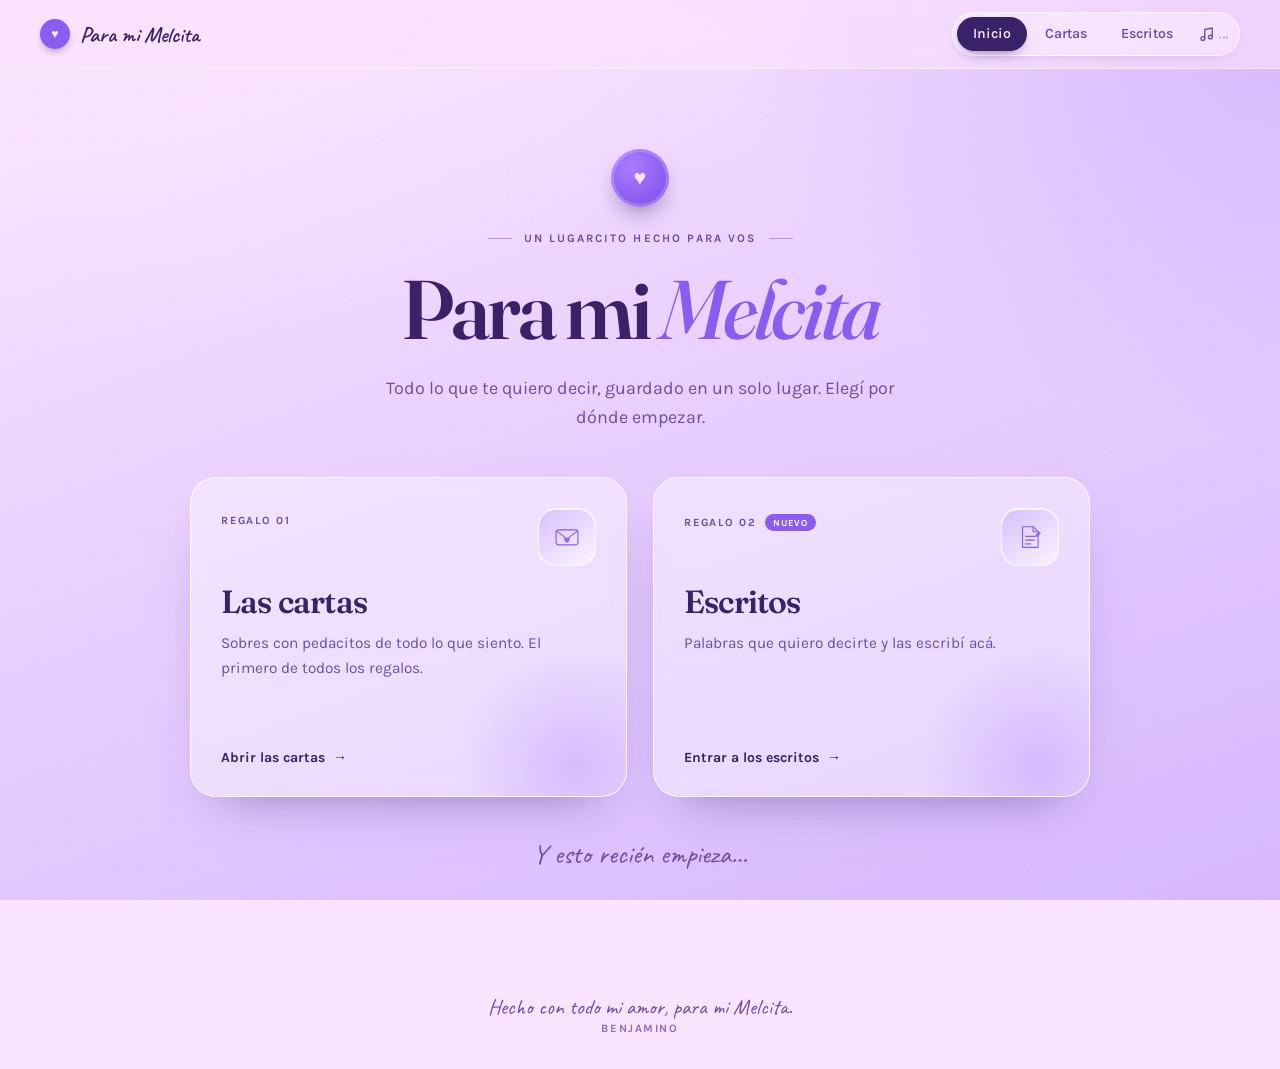
<file: index.html>
<!DOCTYPE html>
<html lang="es">
<head>
<meta charset="UTF-8">
<meta name="viewport" content="width=device-width, initial-scale=1">
<meta name="theme-color" content="#c5a3ff">
<meta name="description" content="Cartas y escritos para mi Melcita.">
<title>Para mi Melcita</title>
<link rel="icon" href="data:image/svg+xml,%3Csvg xmlns='http://www.w3.org/2000/svg' viewBox='0 0 100 100'%3E%3Ctext y='.9em' font-size='90'%3E%F0%9F%92%9C%3C/text%3E%3C/svg%3E">
<link rel="stylesheet" href="assets/fonts/fonts.css">
<link rel="stylesheet" href="assets/css/styles.css">
</head>
<body>
<header class="topbar">
  <a class="brand" href="#inicio" aria-label="Ir al inicio">
    <span class="brand-mark" aria-hidden="true">♥</span>
    <span class="brand-text">Para mi Melcita</span>
  </a>
  <nav class="nav" aria-label="Secciones">
    <a href="#inicio" data-nav="inicio">Inicio</a>
    <a href="#cartas" data-nav="cartas">Cartas</a>
    <a href="#escritos" data-nav="escritos">Escritos</a>
    <button class="music-toggle" id="music-toggle" type="button" aria-pressed="false" aria-label="Activar música" title="Música suave">
      <span class="music-toggle-icon" aria-hidden="true">
        <svg viewBox="0 0 24 24" fill="none">
          <path d="M9 18V6l10-2v12" stroke="currentColor" stroke-width="1.8" stroke-linecap="round" stroke-linejoin="round"/>
          <circle cx="6.5" cy="18" r="2.5" stroke="currentColor" stroke-width="1.8"/>
          <circle cx="16.5" cy="16" r="2.5" stroke="currentColor" stroke-width="1.8"/>
        </svg>
      </span>
      <span class="music-bars" aria-hidden="true"><span></span><span></span><span></span></span>
    </button>
  </nav>
</header>

<main id="contenido">

  <!-- ==================== INICIO ==================== -->
  <section class="view" data-view="inicio" aria-label="Inicio">
    <div class="hero">
      <div class="hero-seal" aria-hidden="true">♥</div>
      <p class="eyebrow" id="home-eyebrow"></p>
      <h1 class="hero-title" id="home-title"></h1>
      <p class="hero-sub" id="home-subtitle"></p>
    </div>

    <div class="gifts">
      <a class="gift" href="#cartas">
        <div class="gift-top">
          <span class="gift-number" id="gift-letters-number"></span>
          <span class="gift-icon" aria-hidden="true">
            <svg viewBox="0 0 48 48" fill="none">
              <rect x="6.5" y="12.5" width="35" height="24" rx="4" stroke="currentColor" stroke-width="1.8"/>
              <path d="M8 15l16 12 16-12" stroke="currentColor" stroke-width="1.8" stroke-linecap="round" stroke-linejoin="round"/>
              <path d="M24 33.5s-4.6-2.9-4.6-5.7a2.7 2.7 0 014.6-1.9 2.7 2.7 0 014.6 1.9c0 2.8-4.6 5.7-4.6 5.7z" fill="currentColor" opacity=".85"/>
            </svg>
          </span>
        </div>
        <h2 id="gift-letters-title"></h2>
        <p id="gift-letters-desc"></p>
        <span class="gift-cta"><span id="gift-letters-cta"></span> <span class="arrow" aria-hidden="true">→</span></span>
      </a>

      <a class="gift" href="#escritos">
        <div class="gift-top">
          <span class="gift-number"><span id="gift-writings-number"></span> <span class="gift-badge" id="new-badge"></span></span>
          <span class="gift-icon" aria-hidden="true">
            <svg viewBox="0 0 48 48" fill="none">
              <path d="M12 7.5h17l8 8v25H12z" stroke="currentColor" stroke-width="1.8" stroke-linejoin="round"/>
              <path d="M29 7.5v8h8" stroke="currentColor" stroke-width="1.8" stroke-linejoin="round"/>
              <path d="M17 23h14M17 29h14M17 35h8" stroke="currentColor" stroke-width="1.8" stroke-linecap="round"/>
              <path d="M33 20.5l5.5-5.5 3 3-5.5 5.5-4 1 1-4z" fill="currentColor" opacity=".85"/>
            </svg>
          </span>
        </div>
        <h2 id="gift-writings-title"></h2>
        <p id="gift-writings-desc"></p>
        <span class="gift-cta"><span id="gift-writings-cta"></span> <span class="arrow" aria-hidden="true">→</span></span>
      </a>
    </div>

    <p class="home-note" id="home-note"></p>
  </section>

  <!-- ==================== CARTAS ==================== -->
  <section class="view" data-view="cartas" aria-label="Las cartas">
    <div class="letters">
      <header class="section-head">
        <p class="eyebrow" id="letters-eyebrow"></p>
        <h1 id="letters-title"></h1>
        <p class="section-sub" id="letters-subtitle"></p>
      </header>
      <div class="grid" id="grid"></div>
      <p class="done" id="done" aria-live="polite"></p>
    </div>
  </section>

  <!-- ==================== ESCRITOS ==================== -->
  <section class="view" data-view="escritos" aria-label="Escritos">
    <div class="writings">
      <aside class="writings-aside">
        <p class="eyebrow" id="writings-eyebrow"></p>
        <h1 id="writings-title"></h1>
        <p class="section-sub" id="writings-subtitle"></p>
        <p class="writings-count" id="writings-count" aria-live="polite"></p>
      </aside>
      <div class="writings-list" id="writings-list"></div>
    </div>
  </section>

</main>

<footer class="site-footer">
  <p class="hand" id="footer-text"></p>
  <p class="tiny" id="footer-small"></p>
</footer>

<!-- Ventana de una carta -->
<div class="overlay" id="letter-overlay" role="dialog" aria-modal="true" aria-labelledby="letter-title" aria-hidden="true">
  <article class="letter">
    <h2 id="letter-title"></h2>
    <p id="letter-text"></p>
    <p class="signature" id="letter-signature"></p>
    <div class="actions">
      <button class="btn" id="close-btn" type="button"></button>
    </div>
  </article>
</div>

<!-- Lector de escritos -->
<div class="overlay reader-overlay" id="writing-overlay" role="dialog" aria-modal="true" aria-labelledby="writing-title" aria-hidden="true">
  <article class="reader" id="reader" tabindex="-1">
    <button class="reader-close" id="reader-close" type="button">✕</button>
    <p class="reader-kicker" id="writing-kicker"></p>
    <h2 id="writing-title"></h2>
    <div class="reader-body" id="writing-body"></div>
    <p class="reader-signature" id="writing-signature"></p>
    <div class="reader-nav">
      <button class="btn btn-ghost" id="prev-writing" type="button"><span aria-hidden="true">←</span> Anterior</button>
      <button class="btn" id="next-writing" type="button">Siguiente <span aria-hidden="true">→</span></button>
    </div>
  </article>
</div>

<audio id="music" src="assets/audio/melody.wav" loop preload="auto"></audio>

<script src="assets/js/app.js"></script>
</body>
</html>
</file>
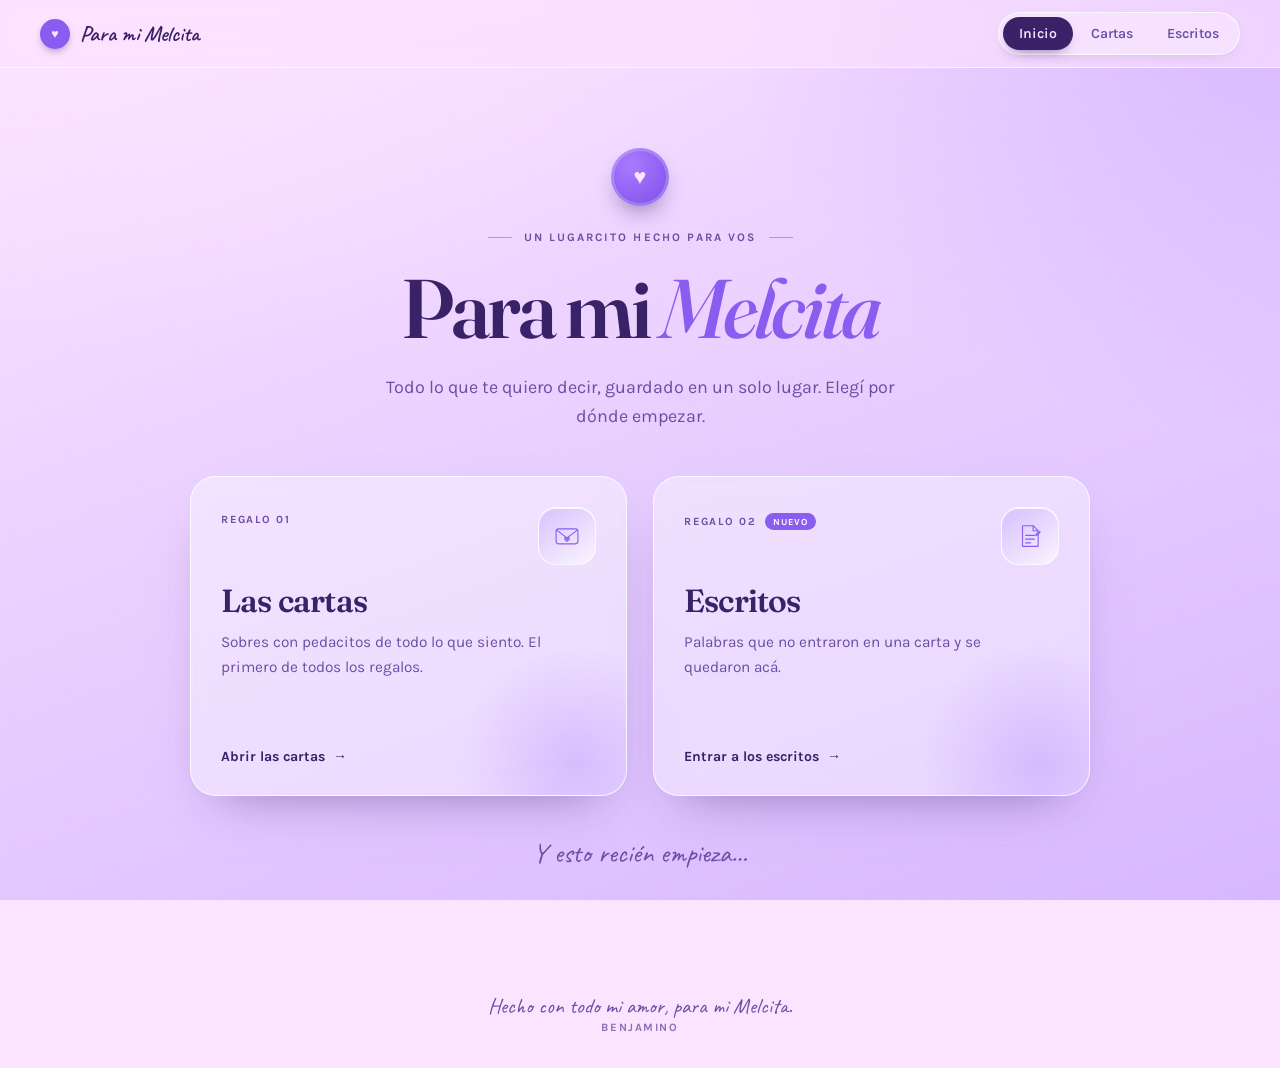
<file: melcita.html>
<!DOCTYPE html>
<html lang="es">
<head>
<meta charset="UTF-8">
<meta name="viewport" content="width=device-width, initial-scale=1">
<meta name="theme-color" content="#c5a3ff">
<meta name="description" content="Cartas y escritos para mi Melcita.">
<title>Para mi Melcita</title>
<link rel="icon" href="data:image/svg+xml,%3Csvg xmlns='http://www.w3.org/2000/svg' viewBox='0 0 100 100'%3E%3Ctext y='.9em' font-size='90'%3E%F0%9F%92%9C%3C/text%3E%3C/svg%3E">
<link rel="preconnect" href="https://fonts.googleapis.com">
<link rel="preconnect" href="https://fonts.gstatic.com" crossorigin>
<link href="https://fonts.googleapis.com/css2?family=Caveat:wght@500;600&family=Fraunces:ital,opsz,wght@0,9..144,500;0,9..144,600;1,9..144,500&family=Karla:wght@400;500;600;700&display=swap" rel="stylesheet">

<style>
/* =========================================================
   1. VARIABLES DE DISEÑO
   Paleta: violetas. Para cambiar colores, editá solo este bloque.
   ========================================================= */
:root {
  --p1: #b28dff;  --p2: #bc98ff;  --p3: #c5a3ff;  --p4: #d1b1ff;  --p5: #d7b8ff;
  --p6: #dcbfff;  --p7: #e3c7ff;  --p8: #e9cfff;  --p9: #f2daff;  --p10: #fbe4ff;

  --ink: #3a2268;
  --ink-soft: #6a4fa3;
  --seal: #8a5cf0;
  --paper: #fffaff;
  --line: rgba(58, 34, 104, .13);
  --glass: rgba(255, 255, 255, .38);

  --font-title: "Fraunces", Georgia, serif;
  --font-hand: "Caveat", "Segoe Print", cursive;
  --font-body: "Karla", "Segoe UI", sans-serif;

  /* Tamaño del sobre: todo lo demás se calcula a partir del ancho */
  --w: 190px;
  --h: calc(var(--w) * 0.663);
  --gap: 20px;
  --line-h: 36px;
}

/* =========================================================
   2. BASE
   ========================================================= */
* { box-sizing: border-box; }
* { margin: 0; }
[hidden] { display: none !important; }

html { background: var(--p10); }

body {
  min-height: 100vh;
  display: flex;
  flex-direction: column;
  color: var(--ink);
  font-family: var(--font-body);
  background:
    radial-gradient(1200px 700px at 8% -8%, var(--p10) 0%, rgba(251, 228, 255, 0) 60%),
    radial-gradient(1000px 800px at 100% 0%, rgba(197, 163, 255, .55) 0%, rgba(197, 163, 255, 0) 55%),
    linear-gradient(160deg, var(--p10) 0%, var(--p8) 48%, var(--p5) 100%);
  background-attachment: fixed;
  -webkit-font-smoothing: antialiased;
}

/* Puntitos muy suaves de fondo */
body::before {
  content: "";
  position: fixed;
  inset: 0;
  z-index: 0;
  pointer-events: none;
  background-image: radial-gradient(circle, rgba(58, 34, 104, .14) 1px, transparent 1.3px);
  background-size: 26px 26px;
  opacity: .18;
}

body.is-locked { overflow: hidden; }

::selection { background: var(--seal); color: #fff; }

:focus-visible { outline: 3px solid var(--ink); outline-offset: 3px; }

/* =========================================================
   3. BARRA SUPERIOR Y NAVEGACIÓN
   ========================================================= */
.topbar {
  position: sticky;
  top: 0;
  z-index: 30;
  display: flex;
  align-items: center;
  justify-content: space-between;
  gap: 16px;
  padding: 12px clamp(16px, 4vw, 40px);
  background: rgba(251, 228, 255, .62);
  border-bottom: 1px solid rgba(255, 255, 255, .55);
  backdrop-filter: blur(16px) saturate(140%);
  -webkit-backdrop-filter: blur(16px) saturate(140%);
}
@supports not ((backdrop-filter: blur(1px)) or (-webkit-backdrop-filter: blur(1px))) {
  .topbar { background: rgba(251, 228, 255, .94); }
}

.brand {
  display: inline-flex;
  align-items: center;
  gap: 10px;
  color: var(--ink);
  font-family: var(--font-hand);
  font-size: 1.4rem;
  font-weight: 600;
  text-decoration: none;
  white-space: nowrap;
}
.brand-mark {
  display: grid;
  place-items: center;
  width: 30px;
  height: 30px;
  flex: 0 0 auto;
  border-radius: 50%;
  background: var(--seal);
  color: var(--p10);
  font-family: var(--font-body);
  font-size: .78rem;
  box-shadow: 0 4px 10px -4px rgba(58, 34, 104, .65);
  transition: transform .3s ease;
}
.brand:hover .brand-mark { transform: rotate(-12deg) scale(1.06); }

.nav {
  display: flex;
  gap: 2px;
  padding: 4px;
  border-radius: 999px;
  background: rgba(255, 255, 255, .32);
  border: 1px solid rgba(255, 255, 255, .7);
  box-shadow: 0 4px 18px -12px rgba(58, 34, 104, .45);
}
.nav a {
  padding: 8px 16px;
  border-radius: 999px;
  color: var(--ink-soft);
  font-size: .88rem;
  font-weight: 600;
  text-decoration: none;
  transition: color .2s ease, background .2s ease;
}
.nav a:hover { color: var(--ink); background: rgba(255, 255, 255, .5); }
.nav a[aria-current="page"] {
  background: var(--ink);
  color: var(--p10);
  box-shadow: 0 6px 14px -8px rgba(58, 34, 104, .85);
}

/* =========================================================
   4. ESTRUCTURA DE LAS VISTAS
   ========================================================= */
main {
  position: relative;
  z-index: 1;
  flex: 1;
  width: min(1120px, 100%);
  margin: 0 auto;
  padding: clamp(28px, 5vw, 56px) clamp(16px, 4vw, 40px) clamp(56px, 8vw, 96px);
}

.view { display: none; }
.view.is-active {
  display: block;
  animation: viewIn .5s cubic-bezier(.2, .8, .2, 1) backwards;
}

@keyframes viewIn {
  from { opacity: 0; transform: translateY(16px); }
  to   { opacity: 1; transform: none; }
}
@keyframes rise {
  from { opacity: 0; transform: translateY(10px); }
  to   { opacity: 1; transform: none; }
}

.eyebrow {
  display: inline-flex;
  align-items: center;
  gap: 12px;
  color: var(--ink-soft);
  font-size: .72rem;
  font-weight: 700;
  letter-spacing: .18em;
  text-transform: uppercase;
}
.eyebrow::before,
.eyebrow::after {
  content: "";
  width: 24px;
  height: 1px;
  background: currentColor;
  opacity: .45;
}

.section-head {
  display: grid;
  justify-items: center;
  gap: 10px;
  margin-bottom: clamp(18px, 3vw, 28px);
  text-align: center;
}
.section-head h1,
.writings-aside h1 {
  font-family: var(--font-title);
  font-size: clamp(2.2rem, 5.5vw, 3.4rem);
  font-weight: 600;
  line-height: 1.04;
  letter-spacing: -.03em;
  text-wrap: balance;
}
.section-sub {
  max-width: 56ch;
  color: var(--ink-soft);
  font-size: clamp(.95rem, 2.2vw, 1.02rem);
  line-height: 1.65;
  text-wrap: pretty;
}

/* =========================================================
   5. INICIO
   ========================================================= */
.hero {
  display: grid;
  justify-items: center;
  gap: clamp(14px, 2.2vw, 22px);
  padding-top: clamp(8px, 2vw, 24px);
  text-align: center;
}
.hero-seal {
  display: grid;
  place-items: center;
  width: 58px;
  height: 58px;
  margin-bottom: 2px;
  border-radius: 50%;
  color: var(--p10);
  font-size: 1.35rem;
  background: radial-gradient(circle at 35% 30%, #a97bff, #7d4be8);
  box-shadow:
    0 12px 24px -10px rgba(58, 34, 104, .65),
    inset 0 0 0 3px rgba(255, 255, 255, .2);
}
.hero-title {
  font-family: var(--font-title);
  font-size: clamp(2.7rem, 8vw, 5.2rem);
  font-weight: 600;
  line-height: 1.02;
  letter-spacing: -.04em;
  text-wrap: balance;
}
.hero-title em {
  color: var(--seal);
  font-style: italic;
  font-weight: 500;
}
.hero-sub {
  max-width: 52ch;
  color: var(--ink-soft);
  font-size: clamp(.98rem, 2.2vw, 1.12rem);
  line-height: 1.65;
  text-wrap: pretty;
}

.gifts {
  display: grid;
  grid-template-columns: repeat(2, minmax(0, 1fr));
  gap: clamp(16px, 2.5vw, 26px);
  width: min(900px, 100%);
  margin: clamp(28px, 5vw, 44px) auto 0;
  text-align: left;
}
.gift {
  position: relative;
  display: flex;
  flex-direction: column;
  gap: 12px;
  min-height: 320px;
  padding: clamp(22px, 3vw, 30px);
  overflow: hidden;
  color: inherit;
  text-decoration: none;
  background: var(--glass);
  border: 1px solid rgba(255, 255, 255, .75);
  border-radius: 26px;
  box-shadow: 0 24px 50px -30px rgba(58, 34, 104, .55);
  backdrop-filter: blur(8px);
  -webkit-backdrop-filter: blur(8px);
  transition: transform .3s ease, background .3s ease, box-shadow .3s ease;
  animation: rise .5s ease backwards;
}
.gift:nth-child(2) { animation-delay: .09s; }

.gift::before {
  content: "";
  position: absolute;
  inset: 0 0 auto;
  height: 3px;
  background: linear-gradient(90deg, transparent, var(--seal), transparent);
  opacity: 0;
  transition: opacity .3s ease;
}
.gift::after {
  content: "";
  position: absolute;
  right: -70px;
  bottom: -90px;
  width: 240px;
  height: 240px;
  border-radius: 50%;
  background: radial-gradient(circle, rgba(178, 141, 255, .38), transparent 70%);
  pointer-events: none;
}
.gift:hover,
.gift:focus-visible {
  transform: translateY(-6px);
  background: rgba(255, 255, 255, .58);
  box-shadow: 0 32px 58px -30px rgba(58, 34, 104, .65);
}
.gift:hover::before { opacity: .8; }

.gift-top {
  display: flex;
  align-items: flex-start;
  justify-content: space-between;
  gap: 12px;
  margin-bottom: 6px;
}
.gift-number {
  display: inline-flex;
  align-items: center;
  gap: 8px;
  padding-top: 6px;
  color: var(--ink-soft);
  font-size: .69rem;
  font-weight: 700;
  letter-spacing: .16em;
  text-transform: uppercase;
}
.gift-badge {
  padding: 3px 8px;
  border-radius: 999px;
  background: var(--seal);
  color: #fff;
  font-size: .58rem;
  letter-spacing: .1em;
}
.gift-icon {
  display: grid;
  place-items: center;
  width: 58px;
  height: 58px;
  flex: 0 0 auto;
  border: 1px solid rgba(255, 255, 255, .85);
  border-radius: 18px;
  background: linear-gradient(145deg, rgba(178, 141, 255, .38), rgba(255, 255, 255, .7));
  color: var(--seal);
  box-shadow: inset 0 1px 0 rgba(255, 255, 255, .8);
  transition: transform .3s ease;
}
.gift-icon svg { width: 30px; height: 30px; }
.gift:hover .gift-icon { transform: rotate(-4deg) scale(1.04); }

.gift h2 {
  font-family: var(--font-title);
  font-size: clamp(1.55rem, 3vw, 2rem);
  font-weight: 600;
  line-height: 1.1;
  letter-spacing: -.025em;
}
.gift p {
  max-width: 36ch;
  color: var(--ink-soft);
  font-size: .96rem;
  line-height: 1.6;
}
.gift-cta {
  display: inline-flex;
  align-items: center;
  gap: 8px;
  margin-top: auto;
  padding-top: 10px;
  color: var(--ink);
  font-size: .88rem;
  font-weight: 700;
}
.gift-cta .arrow { transition: transform .25s ease; }
.gift:hover .gift-cta .arrow { transform: translateX(4px); }

.home-note {
  margin-top: clamp(26px, 4vw, 40px);
  color: var(--ink-soft);
  font-family: var(--font-hand);
  font-size: clamp(1.3rem, 3vw, 1.7rem);
  text-align: center;
}

/* =========================================================
   6. CARTAS (SOBRES)
   ========================================================= */
.letters {
  width: min(960px, 100%);
  margin: 0 auto;
}
.grid {
  display: grid;
  grid-template-columns: repeat(4, var(--w));
  justify-content: center;
  column-gap: var(--gap);
  row-gap: calc(var(--h) * .5 + 28px);
  padding-top: calc(var(--h) * .5 + 38px);
}

.envelope {
  position: relative;
  width: var(--w);
  height: var(--h);
  padding: 0;
  border: 0;
  cursor: pointer;
  background: none;
  perspective: 600px;
  transition: transform .25s ease, opacity .3s ease;
  animation: rise .5s ease backwards;
}
.envelope:nth-child(2n) { animation-delay: .05s; }
.envelope:nth-child(3n) { animation-delay: .1s; }
.envelope:hover { transform: translateY(-6px) rotate(-1.5deg); }
.envelope:nth-child(even):hover { transform: translateY(-6px) rotate(1.5deg); }
.envelope:focus-visible { outline: 3px solid var(--ink); outline-offset: 6px; border-radius: 8px; }

.envelope .body {
  position: absolute;
  inset: 0;
  border-radius: 8px;
  background:
    linear-gradient(to top right, transparent 49.5%, rgba(58, 34, 104, .12) 50%, transparent 50.6%) left / 50% 100% no-repeat,
    linear-gradient(to top left, transparent 49.5%, rgba(58, 34, 104, .12) 50%, transparent 50.6%) right / 50% 100% no-repeat,
    linear-gradient(180deg, var(--p4), var(--p2));
  box-shadow: 0 10px 22px -10px rgba(58, 34, 104, .45);
}
.envelope .paper {
  position: absolute;
  left: 6%;
  right: 6%;
  top: 8%;
  height: 76%;
  z-index: 1;
  border-radius: 4px;
  background: var(--p10);
  transition: transform .5s ease;
}
.envelope .flap {
  position: absolute;
  left: 0;
  right: 0;
  top: 0;
  height: 50%;
  z-index: 3;
  background: linear-gradient(180deg, var(--p6), var(--p3));
  clip-path: polygon(0 0, 100% 0, 50% 100%);
  transform-origin: top;
  transition: transform .5s ease;
}
.envelope .seal {
  position: absolute;
  left: 50%;
  top: 41%;
  z-index: 4;
  display: grid;
  place-items: center;
  width: 16%;
  aspect-ratio: 1;
  border-radius: 50%;
  color: var(--p10);
  font-size: calc(var(--w) * .075);
  background: var(--seal);
  box-shadow: 0 2px 6px rgba(58, 34, 104, .4);
  transform: translateX(-50%);
  transition: opacity .2s ease;
}
.envelope.is-open .flap { z-index: 0; transform: rotateX(180deg); }
.envelope.is-open .seal { opacity: 0; }
.envelope.is-open .paper { transform: translateY(-30%); }
.envelope.is-read { opacity: .72; }

.done {
  min-height: 1.5em;
  margin-top: 40px;
  color: var(--ink-soft);
  line-height: 1.6;
  text-align: center;
}

/* =========================================================
   7. VENTANAS EMERGENTES (CARTAS Y ESCRITOS)
   ========================================================= */
.overlay {
  position: fixed;
  inset: 0;
  z-index: 60;
  display: grid;
  place-items: center;
  padding: clamp(10px, 3vw, 28px);
  background: rgba(58, 34, 104, .5);
  backdrop-filter: blur(6px);
  -webkit-backdrop-filter: blur(6px);
  opacity: 0;
  visibility: hidden;
  transition: opacity .3s ease, visibility 0s linear .3s;
}
.overlay.is-visible {
  opacity: 1;
  visibility: visible;
  transition: opacity .3s ease, visibility 0s;
}

/* ---------- Carta ---------- */
.letter {
  width: min(560px, 100%);
  max-height: min(86vh, 800px);
  overflow-y: auto;
  padding: 40px 34px 26px;
  color: var(--ink);
  text-align: left;
  background-color: var(--paper);
  background-image: repeating-linear-gradient(
    transparent 0 calc(var(--line-h) - 1px),
    rgba(178, 141, 255, .25) calc(var(--line-h) - 1px) var(--line-h)
  );
  background-position: 0 40px;
  border-radius: 8px;
  box-shadow: 0 30px 60px -20px rgba(0, 0, 0, .45);
  transform: translateY(34px) rotate(-.8deg);
  transition: transform .45s cubic-bezier(.2, .8, .2, 1);
  scrollbar-width: thin;
}
.overlay.is-visible .letter { transform: none; }

.letter h2 {
  margin-bottom: 18px;
  font-family: var(--font-title);
  font-size: 1.4rem;
  font-weight: 600;
}
.letter p {
  font-family: var(--font-hand);
  font-size: 1.6rem;
  line-height: var(--line-h);
  white-space: pre-line;
}
.letter .signature {
  margin-top: 18px;
  color: var(--ink-soft);
  text-align: right;
}

.actions {
  display: flex;
  gap: 12px;
  justify-content: flex-end;
  margin-top: 28px;
}

.btn {
  display: inline-flex;
  align-items: center;
  justify-content: center;
  gap: 8px;
  padding: 10px 22px;
  border: 0;
  border-radius: 999px;
  background: var(--seal);
  color: #fff;
  font: 700 .95rem var(--font-body);
  cursor: pointer;
  transition: filter .2s ease, transform .2s ease, background .2s ease;
}
.btn:hover { filter: brightness(1.09); }
.btn:active { transform: translateY(1px); }
.btn[disabled] { opacity: .35; cursor: not-allowed; filter: none; }
.btn-ghost {
  background: transparent;
  color: var(--ink);
  border: 1px solid var(--line);
}
.btn-ghost:hover { filter: none; background: rgba(255, 255, 255, .5); }

/* ---------- Lector de escritos ---------- */
.reader-overlay { z-index: 70; }

.reader {
  position: relative;
  width: min(780px, 100%);
  max-height: min(88vh, 900px);
  overflow-y: auto;
  padding: clamp(42px, 6vw, 58px) clamp(22px, 5vw, 56px) clamp(28px, 4vw, 44px);
  background: var(--paper);
  border-radius: 14px;
  box-shadow: 0 40px 80px -30px rgba(20, 10, 40, .6);
  outline: none;
  transform: translateY(28px) scale(.985);
  transition: transform .4s cubic-bezier(.2, .8, .2, 1);
  scrollbar-width: thin;
}
.overlay.is-visible .reader { transform: none; }

.reader-close {
  position: absolute;
  top: 16px;
  right: 16px;
  z-index: 2;
  display: grid;
  place-items: center;
  width: 38px;
  height: 38px;
  border: 1px solid var(--line);
  border-radius: 50%;
  background: rgba(255, 255, 255, .72);
  color: var(--ink-soft);
  font-size: 1rem;
  cursor: pointer;
  transition: background .2s ease, color .2s ease, border-color .2s ease;
}
.reader-close:hover {
  background: var(--ink);
  border-color: var(--ink);
  color: var(--p10);
}

.reader-kicker {
  padding-right: 40px;
  color: var(--seal);
  font-size: .72rem;
  font-weight: 700;
  letter-spacing: .16em;
  text-transform: uppercase;
}
.reader h2 {
  margin: 10px 0 22px;
  padding-right: 30px;
  font-family: var(--font-title);
  font-size: clamp(1.8rem, 4.5vw, 2.8rem);
  font-weight: 600;
  line-height: 1.1;
  letter-spacing: -.025em;
  text-wrap: balance;
}
.reader-body { color: #44306e; }
.reader-body p {
  font-size: clamp(1rem, 2.2vw, 1.06rem);
  line-height: 1.85;
  white-space: pre-line;
  text-wrap: pretty;
}
.reader-body p + p { margin-top: 1.05em; }
.reader-signature {
  margin-top: 26px;
  color: var(--ink-soft);
  font-family: var(--font-hand);
  font-size: 1.55rem;
  text-align: right;
}
.reader-nav {
  display: flex;
  justify-content: space-between;
  gap: 12px;
  margin-top: 32px;
  padding-top: 20px;
  border-top: 1px solid var(--line);
}

/* =========================================================
   8. ESCRITOS
   ========================================================= */
.writings {
  display: grid;
  grid-template-columns: minmax(0, .85fr) minmax(0, 1.15fr);
  gap: clamp(28px, 5vw, 64px);
  align-items: start;
}
.writings-aside {
  position: sticky;
  top: 96px;
  display: grid;
  justify-items: start;
  gap: 16px;
}
.writings-aside .eyebrow::before { display: none; }
.writings-aside h1 { font-size: clamp(2.4rem, 5vw, 3.8rem); }
.writings-aside .section-sub { max-width: 40ch; }

.writings-count {
  color: rgba(106, 79, 163, .8);
  font-size: .76rem;
  font-weight: 700;
  letter-spacing: .08em;
  text-transform: uppercase;
}
.aside-note {
  max-width: 26ch;
  margin-top: 4px;
  color: var(--ink-soft);
  font-family: var(--font-hand);
  font-size: 1.4rem;
  line-height: 1.25;
}

.writings-list { display: grid; gap: 14px; }

.writing-card {
  position: relative;
  display: grid;
  grid-template-columns: auto 1fr auto;
  gap: 16px;
  align-items: start;
  width: 100%;
  padding: 22px 24px;
  overflow: hidden;
  color: inherit;
  text-align: left;
  background: var(--glass);
  border: 1px solid rgba(255, 255, 255, .75);
  border-radius: 20px;
  box-shadow: 0 16px 34px -26px rgba(58, 34, 104, .5);
  backdrop-filter: blur(8px);
  -webkit-backdrop-filter: blur(8px);
  cursor: pointer;
  transition: transform .25s ease, background .25s ease, box-shadow .25s ease;
  animation: rise .5s ease backwards;
  animation-delay: calc(var(--i, 0) * 70ms);
}
.writing-card::before {
  content: "";
  position: absolute;
  top: 16px;
  bottom: 16px;
  left: 0;
  width: 2px;
  border-radius: 2px;
  background: var(--seal);
  opacity: 0;
  transform: scaleY(.2);
  transition: opacity .25s ease, transform .25s ease;
}
.writing-card:hover,
.writing-card:focus-visible {
  transform: translateY(-3px);
  background: rgba(255, 255, 255, .62);
  box-shadow: 0 24px 44px -28px rgba(58, 34, 104, .6);
}
.writing-card:hover::before,
.writing-card:focus-visible::before { opacity: .8; transform: scaleY(1); }

.writing-index {
  min-width: 1.7ch;
  padding-top: 2px;
  color: var(--seal);
  font-family: var(--font-hand);
  font-size: 1.5rem;
  line-height: 1;
}
.writing-main {
  display: grid;
  gap: 5px;
  min-width: 0;
}
.writing-meta {
  color: var(--ink-soft);
  font-size: .66rem;
  font-weight: 700;
  letter-spacing: .12em;
  text-transform: uppercase;
}
.writing-title {
  font-family: var(--font-title);
  font-size: clamp(1.15rem, 2.6vw, 1.4rem);
  font-weight: 600;
  line-height: 1.2;
  letter-spacing: -.01em;
}
.writing-excerpt {
  display: -webkit-box;
  overflow: hidden;
  color: var(--ink-soft);
  font-size: .9rem;
  line-height: 1.55;
  -webkit-box-orient: vertical;
  -webkit-line-clamp: 2;
}
.writing-arrow {
  padding-top: 2px;
  color: var(--seal);
  font-size: 1.1rem;
  transition: transform .25s ease;
}
.writing-card:hover .writing-arrow { transform: translateX(4px); }

.writing-empty {
  padding: 34px 26px;
  color: var(--ink-soft);
  text-align: center;
  background: var(--glass);
  border: 1px dashed rgba(58, 34, 104, .2);
  border-radius: 20px;
  line-height: 1.6;
}

/* =========================================================
   9. PIE DE PÁGINA
   ========================================================= */
.site-footer {
  position: relative;
  z-index: 1;
  padding: 26px clamp(16px, 4vw, 40px) 34px;
  text-align: center;
  color: rgba(106, 79, 163, .78);
}
.site-footer .hand {
  color: var(--ink-soft);
  font-family: var(--font-hand);
  font-size: 1.35rem;
}
.site-footer .tiny {
  margin-top: 2px;
  font-size: .7rem;
  font-weight: 700;
  letter-spacing: .14em;
  text-transform: uppercase;
}

/* =========================================================
   10. RESPONSIVE
   ========================================================= */
@media (max-width: 900px) {
  :root { --w: min(190px, calc((100vw - 72px - 3 * var(--gap)) / 4)); }

  .writings { grid-template-columns: 1fr; gap: 30px; }
  .writings-aside { position: static; gap: 14px; }
  .writings-aside .section-sub { max-width: 70ch; }
  .aside-note { display: none; }
}

@media (max-width: 720px) {
  :root {
    --gap: 22px;
    --w: min(210px, calc((100vw - 36px - var(--gap)) / 2));
  }
  main { padding-inline: 18px; }
  .gifts { grid-template-columns: 1fr; max-width: 520px; }
  .gift { min-height: 0; }
  .grid {
    grid-template-columns: repeat(2, var(--w));
    row-gap: calc(var(--h) * .5 + 36px);
  }
}

@media (max-width: 560px) {
  .topbar { gap: 8px; padding: 10px 14px; }
  .brand { font-size: 1.22rem; }
  .brand-text { display: none; }
  .nav a { padding: 8px 12px; font-size: .82rem; }

  .eyebrow { gap: 8px; font-size: .64rem; letter-spacing: .13em; }
  .eyebrow::before,
  .eyebrow::after { width: 16px; }

  .hero-seal { width: 50px; height: 50px; font-size: 1.15rem; }
  .gift { padding: 22px; border-radius: 22px; }
  .gift-icon { width: 50px; height: 50px; border-radius: 16px; }

  .letter { padding: 34px 22px 20px; --line-h: 33px; }
  .letter p { font-size: 1.4rem; }

  .reader { max-height: 92vh; border-radius: 12px; }
  .reader h2 { font-size: 1.85rem; }
  .reader-nav { gap: 8px; }
  .reader-nav .btn { flex: 1; padding: 10px 12px; font-size: .88rem; }

  .writing-card { grid-template-columns: auto 1fr; padding: 18px 18px; gap: 12px; }
  .writing-arrow { display: none; }
  .writings-aside h1 { font-size: 2.4rem; }
}

@media (max-width: 380px) {
  .nav a { padding: 7px 9px; font-size: .78rem; }
  .brand-mark { width: 27px; height: 27px; }
  .writing-index { font-size: 1.25rem; }
}

@media (prefers-reduced-motion: reduce) {
  *,
  *::before,
  *::after {
    animation-duration: .01ms !important;
    animation-delay: 0ms !important;
    transition-duration: .01ms !important;
  }
}
</style>
</head>
<body>
<header class="topbar">
  <a class="brand" href="#inicio" aria-label="Ir al inicio">
    <span class="brand-mark" aria-hidden="true">♥</span>
    <span class="brand-text">Para mi Melcita</span>
  </a>
  <nav class="nav" aria-label="Secciones">
    <a href="#inicio" data-nav="inicio">Inicio</a>
    <a href="#cartas" data-nav="cartas">Cartas</a>
    <a href="#escritos" data-nav="escritos">Escritos</a>
  </nav>
</header>

<main id="contenido">

  <!-- ==================== INICIO ==================== -->
  <section class="view" data-view="inicio" aria-label="Inicio">
    <div class="hero">
      <div class="hero-seal" aria-hidden="true">♥</div>
      <p class="eyebrow" id="home-eyebrow"></p>
      <h1 class="hero-title" id="home-title"></h1>
      <p class="hero-sub" id="home-subtitle"></p>
    </div>

    <div class="gifts">
      <a class="gift" href="#cartas">
        <div class="gift-top">
          <span class="gift-number" id="gift-letters-number"></span>
          <span class="gift-icon" aria-hidden="true">
            <svg viewBox="0 0 48 48" fill="none">
              <rect x="6.5" y="12.5" width="35" height="24" rx="4" stroke="currentColor" stroke-width="1.8"/>
              <path d="M8 15l16 12 16-12" stroke="currentColor" stroke-width="1.8" stroke-linecap="round" stroke-linejoin="round"/>
              <path d="M24 33.5s-4.6-2.9-4.6-5.7a2.7 2.7 0 014.6-1.9 2.7 2.7 0 014.6 1.9c0 2.8-4.6 5.7-4.6 5.7z" fill="currentColor" opacity=".85"/>
            </svg>
          </span>
        </div>
        <h2 id="gift-letters-title"></h2>
        <p id="gift-letters-desc"></p>
        <span class="gift-cta"><span id="gift-letters-cta"></span> <span class="arrow" aria-hidden="true">→</span></span>
      </a>

      <a class="gift" href="#escritos">
        <div class="gift-top">
          <span class="gift-number"><span id="gift-writings-number"></span> <span class="gift-badge" id="new-badge"></span></span>
          <span class="gift-icon" aria-hidden="true">
            <svg viewBox="0 0 48 48" fill="none">
              <path d="M12 7.5h17l8 8v25H12z" stroke="currentColor" stroke-width="1.8" stroke-linejoin="round"/>
              <path d="M29 7.5v8h8" stroke="currentColor" stroke-width="1.8" stroke-linejoin="round"/>
              <path d="M17 23h14M17 29h14M17 35h8" stroke="currentColor" stroke-width="1.8" stroke-linecap="round"/>
              <path d="M33 20.5l5.5-5.5 3 3-5.5 5.5-4 1 1-4z" fill="currentColor" opacity=".85"/>
            </svg>
          </span>
        </div>
        <h2 id="gift-writings-title"></h2>
        <p id="gift-writings-desc"></p>
        <span class="gift-cta"><span id="gift-writings-cta"></span> <span class="arrow" aria-hidden="true">→</span></span>
      </a>
    </div>

    <p class="home-note" id="home-note"></p>
  </section>

  <!-- ==================== CARTAS ==================== -->
  <section class="view" data-view="cartas" aria-label="Las cartas">
    <div class="letters">
      <header class="section-head">
        <p class="eyebrow" id="letters-eyebrow"></p>
        <h1 id="letters-title"></h1>
        <p class="section-sub" id="letters-subtitle"></p>
      </header>
      <div class="grid" id="grid"></div>
      <p class="done" id="done" aria-live="polite"></p>
    </div>
  </section>

  <!-- ==================== ESCRITOS ==================== -->
  <section class="view" data-view="escritos" aria-label="Escritos">
    <div class="writings">
      <aside class="writings-aside">
        <p class="eyebrow" id="writings-eyebrow"></p>
        <h1 id="writings-title"></h1>
        <p class="section-sub" id="writings-subtitle"></p>
        <p class="writings-count" id="writings-count" aria-live="polite"></p>
        <p class="aside-note" id="writings-note"></p>
      </aside>
      <div class="writings-list" id="writings-list"></div>
    </div>
  </section>

</main>

<footer class="site-footer">
  <p class="hand" id="footer-text"></p>
  <p class="tiny" id="footer-small"></p>
</footer>

<!-- Ventana de una carta -->
<div class="overlay" id="letter-overlay" role="dialog" aria-modal="true" aria-labelledby="letter-title" aria-hidden="true">
  <article class="letter">
    <h2 id="letter-title"></h2>
    <p id="letter-text"></p>
    <p class="signature" id="letter-signature"></p>
    <div class="actions">
      <button class="btn" id="close-btn" type="button"></button>
    </div>
  </article>
</div>

<!-- Lector de escritos -->
<div class="overlay reader-overlay" id="writing-overlay" role="dialog" aria-modal="true" aria-labelledby="writing-title" aria-hidden="true">
  <article class="reader" id="reader" tabindex="-1">
    <button class="reader-close" id="reader-close" type="button">✕</button>
    <p class="reader-kicker" id="writing-kicker"></p>
    <h2 id="writing-title"></h2>
    <div class="reader-body" id="writing-body"></div>
    <p class="reader-signature" id="writing-signature"></p>
    <div class="reader-nav">
      <button class="btn btn-ghost" id="prev-writing" type="button"><span aria-hidden="true">←</span> Anterior</button>
      <button class="btn" id="next-writing" type="button">Siguiente <span aria-hidden="true">→</span></button>
    </div>
  </article>
</div>

<script>
/* =========================================================
   ★ CONFIGURACIÓN — ACÁ CAMBIÁS TODO ★
   Todo lo que aparece en el sitio sale de este bloque.
   ========================================================= */
const CONFIG = {

  /* ---------- Textos generales ---------- */
  texts: {
    pageTitle: "Para mi Melcita 💜",
    signature: "— Tu Benjamino",

    home: {
      eyebrow:      "Un lugarcito hecho para vos",
      title:        "Para mi Melcita",
      subtitle:     "Todo lo que te quiero decir, guardado en un solo lugar. Elegí por dónde empezar.",
      note:         "Y esto recién empieza…",
      newBadge:     "Nuevo",
      lettersNumber:  "Regalo 01",
      lettersTitle:   "Las cartas",
      lettersDesc:    "Sobres con pedacitos de todo lo que siento. El primero de todos los regalos.",
      lettersCta:     "Abrir las cartas",
      writingsNumber: "Regalo 02",
      writingsTitle:  "Escritos",
      writingsDesc:   "Palabras que no entraron en una carta y se quedaron acá.",
      writingsCta:    "Entrar a los escritos"
    },

    letters: {
      eyebrow:       "Regalo 01",
      title:         "Las cartas",
      subtitle:      "Elegí una carta. Cada una tiene algo que quiero decirte.",
      closeButton:   "Cerrar",
      allRead:       "Ya leíste todo… pero siempre va haber algo más que te quiera decir, no me van alcanzar las palabras para decirte cuánto te amo y todo lo que te quiero dar 💜",
      envelopeLabel: "Abrir carta",
      sealSymbol:    "♥",
      empty:         "Todavía no hay cartas cargadas."
    },

    writings: {
      eyebrow:       "Regalo 02",
      title:         "Escritos",
      subtitle:      "Todos los escritos, en un solo lugar: mi corazón expresando mi amor por vos",
      note:          "Lo que no entra en una carta también merece quedarse.",
      countSingular: "escrito",
      countPlural:   "escritos",
      empty:         "Todavía no hay escritos acá. Pronto va a aparecer el primero.",
      signature:     "— Tu Benjamino",
      closeLabel:    "Cerrar escrito"
    },

    footer:      "Hecho con todo mi amor, para mi Melcita.",
    footerSmall: "Benjamino"
  },

  /* ---------- Cartas ---------- */
  letters: {
    // Cantidad de sobres. Si es mayor que la cantidad de mensajes, se usa
    // la cantidad de mensajes (no hay sobres vacíos).
    envelopeCount: 8,

    // true  = no se repite un mensaje hasta haber mostrado todos.
    // false = cada carta elige un mensaje al azar, pudiendo repetirse.
    avoidRepeats: true,

    messages: [
      { title: "Tulipán",
        text:  "Quiero que sepas que mi cariño nunca se marchitará.\nPor eso elegí este tulipán de tu color favorito: para que cada vez que lo mires, recuerdes el amor que siento por vos." },

      { title: "Broche",
        text:  "El broche sostiene tu precioso pelo, pero vos sostenés mi mundo, no lo olvides Melcita.\nMe cautiva el brillo y el encanto de tu pelo, es tan hermoso, me pierdo en tanta belleza..." },

      { title: "Espejo",
        text:  "Lo elegí en violeta, sí, porque te gusta y tiene una forma de espejo, pero en realidad es un pretexto para decirte cuánto te amo y lo hermosa que sos <3." },

      { title: "Lapiceras",
        text:  "Acordate de que acá tenés a alguien que cree en vos y te admira con todo lo que te esforzas, me encantaría que las utilices, te adoro." },

      { title: "Marcapáginas",
        text:  "Espero que te guste, a mí me pareció muy bonito y tenía que regalartelo. En algún momento te va a servir, así no te perdés en todos los libros que vas a leer, la mayoría manhwas seguro, mi linda fujoshi." },

      { title: "Naruto",
        text:  "Sabía que querías un peluche y quería regalarte este, quiero que sepas que te amo, y mucho! me daría algo de vergüenza decirte todo esto con mi voz, decidí escribirtelo todo acá para que lo leas, mi Melcita." },

      { title: "Monedero",
        text:  "Es adorable como vos; pero todavía no lo abras. Guardé dos regalos más dentro, pero no sé si te van a agradar, mi Melcita. Si te agradan, yo sería el más feliz del mundo." },

      { title: "Mi melcita",
        text:  "Espero que te esté gustando <3. Quise hacer algo lindo con mucho amor y quiero que recuerdes que sos muy especial para mí. Otra cosa, si notaste que los listones de la bolsita están medio chuecos o no quedaron perfectos, es porque los hice yo con todo mi amor y nunca había hecho algo así xd." }
    ]
  },

  /* ---------- Escritos ----------
     Agregá, borrá o editá libremente. Cada escrito tiene:
       title:     título
       excerpt:   texto corto que se ve en la lista (opcional)
       text:      el escrito completo. Usá \n\n para separar párrafos.
       signature: firma propia (opcional; si no se pone, usa la general)
     No hay categorías: todos los escritos se muestran juntos. */
  writings: [
    {
      id: "tu-risa",
      title: "Tu risa",
      excerpt: "No es solo una risa linda, es una melodía que me cautiva y enamora.",
      text: `No es solo una risa linda, es una melodía que me cautiva y enamora, la que se te escapa cuando estás nerviosa, o cuando te reís de algo, es adorable...

Acordate que siempre seré ese alguien que aprendió a querer los días normales porque vos los volvés especial cuando estás presente.`
    },

    {
      id: "yo-me-quedo",
      title: "Yo me quedo",
      excerpt: "Me quedo en los días que brillan, me quedo en los que pesan un montón.",
      text: `Yo me quedo.
Me quedo en los días que brillan,
me quedo en los que pesan un montón,
y voy aprendiendo, despacito,
una forma nueva de cuidarte y hacerte feliz.

Y si un día se me acaban las palabras,
te voy a amar demostrándolo:
con un abrazo que no suelta,
con un tereré hecho por mí,
con las manos te acariciaré,
y en silencio pensaré en ti,
y con todo eso lindo que a veces no me sale decir.`
    },

    {
      id: "dias-malos",
      title: "Para los días malos",
      excerpt: "No te voy a decir que todo va a estar bien siempre, pero sí te puedo prometer que no vas a estar sola.",
      text: `No te voy a decir que todo va a estar bien siempre,
pero sí te puedo prometer que no vas a estar sola:
voy a estar ahí, a tu lado, para escucharte y consolarte.
Porque no quiero que nunca se apague el brillo de tus ojos <3`
    },

    {
      id: "cuando-te-extrano",
      title: "Cuando te extraño",
      excerpt: "Cuando te extraño, mi mano busca la tuya aunque no estés.",
      text: `Me di cuenta de que cuando te extraño mi mano busca la tuya aunque no estés, tus mensajes en cualquier momento, y extraño la forma en la que me mirás y sonreís cuando yo lo hago, me encanta extrañarte y finalmente que llegue el momento de estar a tu lado <3`
    }
  ]
};

/* =========================================================
   LÓGICA — no hace falta editar de acá para abajo
   ========================================================= */
const $ = (id) => document.getElementById(id);

const setText = (id, value) => {
  const el = $(id);
  if (el) el.textContent = value;
};

const { texts, letters: lettersConfig } = CONFIG;
const WRITINGS = Array.isArray(CONFIG.writings) ? CONFIG.writings.map((w, i) => ({
  ...w,
  id: w.id || `escrito-${i + 1}`
})) : [];

/** Mezcla un array con Fisher-Yates y devuelve una copia nueva. */
function shuffle(list) {
  const arr = [...list];
  for (let i = arr.length - 1; i > 0; i--) {
    const j = Math.floor(Math.random() * (i + 1));
    [arr[i], arr[j]] = [arr[j], arr[i]];
  }
  return arr;
}

/** Minutos de lectura aproximados. */
function readingTime(text) {
  const words = String(text || "").trim().split(/\s+/).filter(Boolean).length;
  return Math.max(1, Math.ceil(words / 180));
}

/** Extracto para la lista de escritos. */
function excerptOf(w) {
  if (w.excerpt) return w.excerpt;
  const clean = String(w.text || "").replace(/\s+/g, " ").trim();
  return clean.length > 140 ? clean.slice(0, 140).trimEnd() + "…" : clean;
}

/* ---------- Textos de la página ---------- */
setText("home-eyebrow", texts.home.eyebrow);
setText("home-subtitle", texts.home.subtitle);
setText("home-note", texts.home.note);
setText("gift-letters-number", texts.home.lettersNumber);
setText("gift-letters-title", texts.home.lettersTitle);
setText("gift-letters-desc", texts.home.lettersDesc);
setText("gift-letters-cta", texts.home.lettersCta);
setText("gift-writings-number", texts.home.writingsNumber);
setText("gift-writings-title", texts.home.writingsTitle);
setText("gift-writings-desc", texts.home.writingsDesc);
setText("gift-writings-cta", texts.home.writingsCta);
setText("new-badge", texts.home.newBadge);
$("new-badge").hidden = !texts.home.newBadge;

setText("letters-eyebrow", texts.letters.eyebrow);
setText("letters-title", texts.letters.title);
setText("letters-subtitle", texts.letters.subtitle);
setText("close-btn", texts.letters.closeButton);

setText("writings-eyebrow", texts.writings.eyebrow);
setText("writings-title", texts.writings.title);
setText("writings-subtitle", texts.writings.subtitle);
setText("writings-note", texts.writings.note);
$("reader-close").setAttribute("aria-label", texts.writings.closeLabel);

setText("footer-text", texts.footer);
setText("footer-small", texts.footerSmall);

/* Título del inicio: la última palabra va en cursiva */
(function renderHomeTitle() {
  const raw = (texts.home.title || "Para mi Melcita").trim();
  const parts = raw.split(/\s+/);
  const last = parts.pop();
  const h1 = $("home-title");
  h1.textContent = "";
  if (parts.length) h1.append(document.createTextNode(parts.join(" ") + " "));
  const em = document.createElement("em");
  em.textContent = last;
  h1.append(em);
})();

/* =========================================================
   CARTAS
   ========================================================= */
const messages = Array.isArray(lettersConfig.messages) ? lettersConfig.messages : [];
const envelopeCount = Number(lettersConfig.envelopeCount) || 0;
const avoidRepeats = lettersConfig.avoidRepeats !== false;
const total = Math.min(envelopeCount, messages.length);

let deck = shuffle(messages);
let openedCount = 0;
let lastFocused = null;
let letterTimer = null;

/** Devuelve un mensaje al azar según la opción avoidRepeats. */
function drawMessage() {
  if (!avoidRepeats) return messages[Math.floor(Math.random() * messages.length)];
  if (deck.length === 0) deck = shuffle(messages); // Mazo agotado: se rebaraja
  return deck.pop();
}

function buildEnvelopes() {
  const grid = $("grid");

  if (!total) {
    grid.hidden = true;
    $("done").textContent = texts.letters.empty;
    return;
  }

  for (let i = 0; i < total; i++) {
    const btn = document.createElement("button");
    btn.type = "button";
    btn.className = "envelope";
    btn.setAttribute("aria-label", `${texts.letters.envelopeLabel} ${i + 1}`);
    btn.innerHTML = `
      <span class="body"></span>
      <span class="paper"></span>
      <span class="flap"></span>
      <span class="seal" aria-hidden="true">${texts.letters.sealSymbol}</span>`;
    btn.addEventListener("click", () => openEnvelope(btn));
    grid.appendChild(btn);
  }
}

function openEnvelope(btn) {
  lastFocused = btn;

  // Si ya fue abierta, se vuelve a mostrar su mismo mensaje
  if (!btn._message) {
    btn._message = drawMessage();
    btn.classList.add("is-open");
    openedCount++;
  }

  // Pequeña pausa para que se vea la animación de la solapa
  clearTimeout(letterTimer);
  letterTimer = setTimeout(() => showLetter(btn._message), 450);
}

function showLetter(msg) {
  if (!msg) return;

  $("letter-title").textContent = msg.title || "";
  $("letter-title").hidden = !msg.title;
  $("letter-text").textContent = msg.text || "";

  const signature = $("letter-signature");
  signature.textContent = texts.signature;
  signature.hidden = !texts.signature;

  const overlay = $("letter-overlay");
  overlay.classList.add("is-visible");
  overlay.setAttribute("aria-hidden", "false");
  syncLock();
  $("close-btn").focus();
}

function closeLetter(silent = false) {
  const overlay = $("letter-overlay");
  if (!overlay.classList.contains("is-visible")) return;

  overlay.classList.remove("is-visible");
  overlay.setAttribute("aria-hidden", "true");
  syncLock();

  if (silent) return;

  if (lastFocused) {
    lastFocused.classList.add("is-read");
    lastFocused.focus({ preventScroll: true });
  }

  if (total > 0 && openedCount === total) {
    $("done").textContent = texts.letters.allRead;
  }
}

/* =========================================================
   ESCRITOS
   ========================================================= */
let readerList = [];
let readerIndex = 0;
let lastWritingFocus = null;

function renderWritings() {
  const list = $("writings-list");
  const filtered = WRITINGS;
  list.innerHTML = "";

  const label = filtered.length === 1
    ? texts.writings.countSingular
    : texts.writings.countPlural;
  setText("writings-count", `${filtered.length} ${label}`);

  if (!filtered.length) {
    const empty = document.createElement("p");
    empty.className = "writing-empty";
    empty.textContent = texts.writings.empty;
    list.appendChild(empty);
    return;
  }

  filtered.forEach((w, i) => {
    const card = document.createElement("button");
    card.type = "button";
    card.className = "writing-card";
    card.style.setProperty("--i", String(i));

    const index = document.createElement("span");
    index.className = "writing-index";
    index.setAttribute("aria-hidden", "true");
    index.textContent = String(i + 1).padStart(2, "0");

    const main = document.createElement("span");
    main.className = "writing-main";

    const meta = document.createElement("span");
    meta.className = "writing-meta";
    meta.textContent = `${readingTime(w.text)} min`;

    const title = document.createElement("span");
    title.className = "writing-title";
    title.textContent = w.title || "Sin título";

    const excerpt = document.createElement("span");
    excerpt.className = "writing-excerpt";
    excerpt.textContent = excerptOf(w);

    main.append(meta, title, excerpt);

    const arrow = document.createElement("span");
    arrow.className = "writing-arrow";
    arrow.setAttribute("aria-hidden", "true");
    arrow.textContent = "→";

    card.append(index, main, arrow);
    card.addEventListener("click", () => openWriting(w, card));
    list.appendChild(card);
  });
}

function openWriting(writing, trigger) {
  readerList = WRITINGS;
  const index = readerList.findIndex(w => w.id === writing.id);

  readerIndex = Math.max(0, index);
  lastWritingFocus = trigger || null;

  renderReading();

  const overlay = $("writing-overlay");
  overlay.classList.add("is-visible");
  overlay.setAttribute("aria-hidden", "false");
  syncLock();

  const reader = $("reader");
  reader.scrollTop = 0;
  reader.focus({ preventScroll: true });
}

function renderReading() {
  const w = readerList[readerIndex];
  if (!w) return;

  setText("writing-kicker", `${readingTime(w.text)} min de lectura`);
  setText("writing-title", w.title || "Sin título");

  const body = $("writing-body");
  body.innerHTML = "";

  String(w.text || "")
    .split(/\n{2,}/)
    .map(p => p.trim())
    .filter(Boolean)
    .forEach(chunk => {
      const p = document.createElement("p");
      p.textContent = chunk;
      body.appendChild(p);
    });

  const signature = w.signature !== undefined ? w.signature : texts.writings.signature;
  const signatureEl = $("writing-signature");
  signatureEl.textContent = signature || "";
  signatureEl.hidden = !signature;

  $("prev-writing").disabled = readerIndex === 0;
  $("next-writing").disabled = readerIndex === readerList.length - 1;
  $("reader").scrollTop = 0;
}

function stepWriting(direction) {
  if (!$("writing-overlay").classList.contains("is-visible")) return;
  const next = readerIndex + direction;
  if (next < 0 || next >= readerList.length) return;
  readerIndex = next;
  renderReading();

  // Si el botón quedó deshabilitado, el foco vuelve al lector
  if (!document.activeElement || document.activeElement === document.body) {
    $("reader").focus({ preventScroll: true });
  }
}

function closeWriting(silent = false) {
  const overlay = $("writing-overlay");
  if (!overlay.classList.contains("is-visible")) return;

  overlay.classList.remove("is-visible");
  overlay.setAttribute("aria-hidden", "true");
  syncLock();

  if (!silent && lastWritingFocus && document.body.contains(lastWritingFocus)) {
    lastWritingFocus.focus({ preventScroll: true });
  }
}

/* =========================================================
   VENTANAS, ATAJOS Y RUTAS
   ========================================================= */
function syncLock() {
  const anyOpen = !!document.querySelector(".overlay.is-visible");
  document.body.classList.toggle("is-locked", anyOpen);

  // El fondo queda inerte mientras hay una ventana abierta
  [document.querySelector(".topbar"), $("contenido"), document.querySelector(".site-footer")].forEach(el => {
    if (!el) return;
    if (anyOpen) el.setAttribute("inert", "");
    else el.removeAttribute("inert");
  });
}

function trapFocus(e) {
  if (e.key !== "Tab") return;

  const overlay = document.querySelector(".overlay.is-visible");
  if (!overlay) return;

  const focusables = Array.from(
    overlay.querySelectorAll('button:not([disabled]), a[href], [tabindex]:not([tabindex="-1"])')
  ).filter(el => el.offsetParent !== null);

  if (!focusables.length) return;

  // Si el foco se escapó del diálogo, vuelve al primer control
  if (!overlay.contains(document.activeElement)) {
    e.preventDefault();
    focusables[0].focus();
    return;
  }

  const first = focusables[0];
  const last = focusables[focusables.length - 1];

  if (e.shiftKey && document.activeElement === first) {
    e.preventDefault();
    last.focus();
  } else if (!e.shiftKey && document.activeElement === last) {
    e.preventDefault();
    first.focus();
  }
}

const VIEWS = ["inicio", "cartas", "escritos"];

function currentView() {
  const raw = location.hash.replace(/^#\/?/, "");
  return VIEWS.includes(raw) ? raw : "inicio";
}

function renderRoute() {
  const view = currentView();

  document.querySelectorAll(".view").forEach(section => {
    section.classList.toggle("is-active", section.dataset.view === view);
  });

  document.querySelectorAll(".nav a[data-nav]").forEach(link => {
    if (link.dataset.nav === view) link.setAttribute("aria-current", "page");
    else link.removeAttribute("aria-current");
  });

  document.body.dataset.view = view;

  const base = texts.pageTitle.replace(/[^\p{L}\p{N}\s]/gu, "").trim() || "Para mi Melcita";
  const titles = {
    inicio: base,
    cartas: `${texts.letters.title} · ${base}`,
    escritos: `${texts.writings.title} · ${base}`
  };
  document.title = titles[view];

  clearTimeout(letterTimer);
  closeLetter(true);
  closeWriting(true);
  window.scrollTo(0, 0);
}

/* ---------- Eventos ---------- */
$("close-btn").addEventListener("click", () => closeLetter());
$("letter-overlay").addEventListener("click", (e) => {
  if (e.target === $("letter-overlay")) closeLetter();
});

$("reader-close").addEventListener("click", () => closeWriting());
$("prev-writing").addEventListener("click", () => stepWriting(-1));
$("next-writing").addEventListener("click", () => stepWriting(1));
$("writing-overlay").addEventListener("click", (e) => {
  if (e.target === $("writing-overlay")) closeWriting();
});

document.addEventListener("keydown", (e) => {
  if (e.key === "Escape") {
    if ($("writing-overlay").classList.contains("is-visible")) {
      e.preventDefault();
      closeWriting();
      return;
    }
    if ($("letter-overlay").classList.contains("is-visible")) {
      e.preventDefault();
      closeLetter();
      return;
    }
  }

  if ($("writing-overlay").classList.contains("is-visible")) {
    if (e.key === "ArrowLeft") {
      e.preventDefault();
      stepWriting(-1);
    } else if (e.key === "ArrowRight") {
      e.preventDefault();
      stepWriting(1);
    }
  }

  trapFocus(e);
});

window.addEventListener("hashchange", renderRoute);

/* ---------- Arranque ---------- */
buildEnvelopes();
renderWritings();
renderRoute();
</script>
</body>
</html>
</file>
<file: assets/fonts/fonts.css>
/* =========================================================
   TIPOGRAFÍAS LOCALES
   Estas fuentes están en esta misma carpeta, así que el sitio
   se ve igual aunque no haya internet.
   ========================================================= */

/* Caveat — manuscrita (títulos y firmas) */
@font-face {
  font-family: 'Caveat';
  font-style: normal;
  font-weight: 400 700;
  font-display: swap;
  src: url('caveat-latin.woff2') format('woff2');
  unicode-range: U+0000-00FF, U+0131, U+0152-0153, U+02BB-02BC, U+02C6, U+02DA, U+02DC, U+0304, U+0308, U+0329, U+2000-206F, U+20AC, U+2122, U+2191, U+2193, U+2212, U+2215, U+FEFF, U+FFFD;
}

/* Fraunces — títulos (redonda) */
@font-face {
  font-family: 'Fraunces';
  font-style: normal;
  font-weight: 100 900;
  font-display: swap;
  src: url('fraunces-latin.woff2') format('woff2');
  unicode-range: U+0000-00FF, U+0131, U+0152-0153, U+02BB-02BC, U+02C6, U+02DA, U+02DC, U+0304, U+0308, U+0329, U+2000-206F, U+20AC, U+2122, U+2191, U+2193, U+2212, U+2215, U+FEFF, U+FFFD;
}

/* Fraunces — cursiva */
@font-face {
  font-family: 'Fraunces';
  font-style: italic;
  font-weight: 100 900;
  font-display: swap;
  src: url('fraunces-italic-latin.woff2') format('woff2');
  unicode-range: U+0000-00FF, U+0131, U+0152-0153, U+02BB-02BC, U+02C6, U+02DA, U+02DC, U+0304, U+0308, U+0329, U+2000-206F, U+20AC, U+2122, U+2191, U+2193, U+2212, U+2215, U+FEFF, U+FFFD;
}

/* Karla — texto de lectura */
@font-face {
  font-family: 'Karla';
  font-style: normal;
  font-weight: 200 800;
  font-display: swap;
  src: url('karla-latin.woff2') format('woff2');
  unicode-range: U+0000-00FF, U+0131, U+0152-0153, U+02BB-02BC, U+02C6, U+02DA, U+02DC, U+0304, U+0308, U+0329, U+2000-206F, U+20AC, U+2122, U+2191, U+2193, U+2212, U+2215, U+FEFF, U+FFFD;
}
</file>
<file: assets/css/styles.css>
/* =========================================================
   1. VARIABLES DE DISEÑO
   Paleta: violetas. Para cambiar colores, editá solo este bloque.
   ========================================================= */
:root {
  --p1: #b28dff;  --p2: #bc98ff;  --p3: #c5a3ff;  --p4: #d1b1ff;  --p5: #d7b8ff;
  --p6: #dcbfff;  --p7: #e3c7ff;  --p8: #e9cfff;  --p9: #f2daff;  --p10: #fbe4ff;

  --ink: #3a2268;
  --ink-soft: #6a4fa3;
  --seal: #8a5cf0;
  --paper: #fffaff;
  --line: rgba(58, 34, 104, .13);
  --glass: rgba(255, 255, 255, .38);

  --font-title: "Fraunces", Georgia, serif;
  --font-hand: "Caveat", "Segoe Print", cursive;
  --font-body: "Karla", "Segoe UI", sans-serif;

  /* Tamaño del sobre: todo lo demás se calcula a partir del ancho */
  --w: 190px;
  --h: calc(var(--w) * 0.663);
  --gap: 20px;
  --line-h: 36px;
}

/* =========================================================
   2. BASE
   ========================================================= */
* { box-sizing: border-box; }
* { margin: 0; }
[hidden] { display: none !important; }

html { background: var(--p10); }

body {
  min-height: 100vh;
  display: flex;
  flex-direction: column;
  color: var(--ink);
  font-family: var(--font-body);
  background:
    radial-gradient(1200px 700px at 8% -8%, var(--p10) 0%, rgba(251, 228, 255, 0) 60%),
    radial-gradient(1000px 800px at 100% 0%, rgba(197, 163, 255, .55) 0%, rgba(197, 163, 255, 0) 55%),
    linear-gradient(160deg, var(--p10) 0%, var(--p8) 48%, var(--p5) 100%);
  background-attachment: fixed;
  -webkit-font-smoothing: antialiased;
}

/* Puntitos muy suaves de fondo */
body::before {
  content: "";
  position: fixed;
  inset: 0;
  z-index: 0;
  pointer-events: none;
  background-image: radial-gradient(circle, rgba(58, 34, 104, .14) 1px, transparent 1.3px);
  background-size: 26px 26px;
  opacity: .18;
}

body.is-locked { overflow: hidden; }

::selection { background: var(--seal); color: #fff; }

:focus-visible { outline: 3px solid var(--ink); outline-offset: 3px; }

/* =========================================================
   3. BARRA SUPERIOR Y NAVEGACIÓN
   ========================================================= */
.topbar {
  position: sticky;
  top: 0;
  z-index: 30;
  display: flex;
  align-items: center;
  justify-content: space-between;
  gap: 16px;
  padding: 12px clamp(16px, 4vw, 40px);
  background: rgba(251, 228, 255, .62);
  border-bottom: 1px solid rgba(255, 255, 255, .55);
  backdrop-filter: blur(16px) saturate(140%);
  -webkit-backdrop-filter: blur(16px) saturate(140%);
}
@supports not ((backdrop-filter: blur(1px)) or (-webkit-backdrop-filter: blur(1px))) {
  .topbar { background: rgba(251, 228, 255, .94); }
}

.brand {
  display: inline-flex;
  align-items: center;
  gap: 10px;
  color: var(--ink);
  font-family: var(--font-hand);
  font-size: 1.4rem;
  font-weight: 600;
  text-decoration: none;
  white-space: nowrap;
}
.brand-mark {
  display: grid;
  place-items: center;
  width: 30px;
  height: 30px;
  flex: 0 0 auto;
  border-radius: 50%;
  background: var(--seal);
  color: var(--p10);
  font-family: var(--font-body);
  font-size: .78rem;
  box-shadow: 0 4px 10px -4px rgba(58, 34, 104, .65);
  transition: transform .3s ease;
}
.brand:hover .brand-mark { transform: rotate(-12deg) scale(1.06); }

.nav {
  display: flex;
  gap: 2px;
  padding: 4px;
  border-radius: 999px;
  background: rgba(255, 255, 255, .32);
  border: 1px solid rgba(255, 255, 255, .7);
  box-shadow: 0 4px 18px -12px rgba(58, 34, 104, .45);
}
.nav a {
  padding: 8px 16px;
  border-radius: 999px;
  color: var(--ink-soft);
  font-size: .88rem;
  font-weight: 600;
  text-decoration: none;
  transition: color .2s ease, background .2s ease;
}
.nav a:hover { color: var(--ink); background: rgba(255, 255, 255, .5); }
.nav a[aria-current="page"] {
  background: var(--ink);
  color: var(--p10);
  box-shadow: 0 6px 14px -8px rgba(58, 34, 104, .85);
}

/* =========================================================
   4. ESTRUCTURA DE LAS VISTAS
   ========================================================= */
main {
  position: relative;
  z-index: 1;
  flex: 1;
  width: min(1120px, 100%);
  margin: 0 auto;
  padding: clamp(28px, 5vw, 56px) clamp(16px, 4vw, 40px) clamp(56px, 8vw, 96px);
}

.view { display: none; }
.view.is-active {
  display: block;
  animation: viewIn .5s cubic-bezier(.2, .8, .2, 1) backwards;
}

@keyframes viewIn {
  from { opacity: 0; transform: translateY(16px); }
  to   { opacity: 1; transform: none; }
}
@keyframes rise {
  from { opacity: 0; transform: translateY(10px); }
  to   { opacity: 1; transform: none; }
}

.eyebrow {
  display: inline-flex;
  align-items: center;
  gap: 12px;
  color: var(--ink-soft);
  font-size: .72rem;
  font-weight: 700;
  letter-spacing: .18em;
  text-transform: uppercase;
}
.eyebrow::before,
.eyebrow::after {
  content: "";
  width: 24px;
  height: 1px;
  background: currentColor;
  opacity: .45;
}

.section-head {
  display: grid;
  justify-items: center;
  gap: 10px;
  margin-bottom: clamp(18px, 3vw, 28px);
  text-align: center;
}
.section-head h1,
.writings-aside h1 {
  font-family: var(--font-title);
  font-size: clamp(2.2rem, 5.5vw, 3.4rem);
  font-weight: 600;
  line-height: 1.04;
  letter-spacing: -.03em;
  text-wrap: balance;
}
.section-sub {
  max-width: 56ch;
  color: var(--ink-soft);
  font-size: clamp(.95rem, 2.2vw, 1.02rem);
  line-height: 1.65;
  text-wrap: pretty;
}

/* =========================================================
   5. INICIO
   ========================================================= */
.hero {
  display: grid;
  justify-items: center;
  gap: clamp(14px, 2.2vw, 22px);
  padding-top: clamp(8px, 2vw, 24px);
  text-align: center;
}
.hero-seal {
  display: grid;
  place-items: center;
  width: 58px;
  height: 58px;
  margin-bottom: 2px;
  border-radius: 50%;
  color: var(--p10);
  font-size: 1.35rem;
  background: radial-gradient(circle at 35% 30%, #a97bff, #7d4be8);
  box-shadow:
    0 12px 24px -10px rgba(58, 34, 104, .65),
    inset 0 0 0 3px rgba(255, 255, 255, .2);
}
.hero-title {
  font-family: var(--font-title);
  font-size: clamp(2.7rem, 8vw, 5.2rem);
  font-weight: 600;
  line-height: 1.02;
  letter-spacing: -.04em;
  text-wrap: balance;
}
.hero-title em {
  color: var(--seal);
  font-style: italic;
  font-weight: 500;
}
.hero-sub {
  max-width: 52ch;
  color: var(--ink-soft);
  font-size: clamp(.98rem, 2.2vw, 1.12rem);
  line-height: 1.65;
  text-wrap: pretty;
}

.gifts {
  display: grid;
  grid-template-columns: repeat(2, minmax(0, 1fr));
  gap: clamp(16px, 2.5vw, 26px);
  width: min(900px, 100%);
  margin: clamp(28px, 5vw, 44px) auto 0;
  text-align: left;
}
.gift {
  position: relative;
  display: flex;
  flex-direction: column;
  gap: 12px;
  min-height: 320px;
  padding: clamp(22px, 3vw, 30px);
  overflow: hidden;
  color: inherit;
  text-decoration: none;
  background: var(--glass);
  border: 1px solid rgba(255, 255, 255, .75);
  border-radius: 26px;
  box-shadow: 0 24px 50px -30px rgba(58, 34, 104, .55);
  backdrop-filter: blur(8px);
  -webkit-backdrop-filter: blur(8px);
  transition: transform .3s ease, background .3s ease, box-shadow .3s ease;
  animation: rise .5s ease backwards;
}
.gift:nth-child(2) { animation-delay: .09s; }

.gift::before {
  content: "";
  position: absolute;
  inset: 0 0 auto;
  height: 3px;
  background: linear-gradient(90deg, transparent, var(--seal), transparent);
  opacity: 0;
  transition: opacity .3s ease;
}
.gift::after {
  content: "";
  position: absolute;
  right: -70px;
  bottom: -90px;
  width: 240px;
  height: 240px;
  border-radius: 50%;
  background: radial-gradient(circle, rgba(178, 141, 255, .38), transparent 70%);
  pointer-events: none;
}
.gift:hover,
.gift:focus-visible {
  transform: translateY(-6px);
  background: rgba(255, 255, 255, .58);
  box-shadow: 0 32px 58px -30px rgba(58, 34, 104, .65);
}
.gift:hover::before { opacity: .8; }

.gift-top {
  display: flex;
  align-items: flex-start;
  justify-content: space-between;
  gap: 12px;
  margin-bottom: 6px;
}
.gift-number {
  display: inline-flex;
  align-items: center;
  gap: 8px;
  padding-top: 6px;
  color: var(--ink-soft);
  font-size: .69rem;
  font-weight: 700;
  letter-spacing: .16em;
  text-transform: uppercase;
}
.gift-badge {
  padding: 3px 8px;
  border-radius: 999px;
  background: var(--seal);
  color: #fff;
  font-size: .58rem;
  letter-spacing: .1em;
}
.gift-icon {
  display: grid;
  place-items: center;
  width: 58px;
  height: 58px;
  flex: 0 0 auto;
  border: 1px solid rgba(255, 255, 255, .85);
  border-radius: 18px;
  background: linear-gradient(145deg, rgba(178, 141, 255, .38), rgba(255, 255, 255, .7));
  color: var(--seal);
  box-shadow: inset 0 1px 0 rgba(255, 255, 255, .8);
  transition: transform .3s ease;
}
.gift-icon svg { width: 30px; height: 30px; }
.gift:hover .gift-icon { transform: rotate(-4deg) scale(1.04); }

.gift h2 {
  font-family: var(--font-title);
  font-size: clamp(1.55rem, 3vw, 2rem);
  font-weight: 600;
  line-height: 1.1;
  letter-spacing: -.025em;
}
.gift p {
  max-width: 36ch;
  color: var(--ink-soft);
  font-size: .96rem;
  line-height: 1.6;
}
.gift-cta {
  display: inline-flex;
  align-items: center;
  gap: 8px;
  margin-top: auto;
  padding-top: 10px;
  color: var(--ink);
  font-size: .88rem;
  font-weight: 700;
}
.gift-cta .arrow { transition: transform .25s ease; }
.gift:hover .gift-cta .arrow { transform: translateX(4px); }

.home-note {
  margin-top: clamp(26px, 4vw, 40px);
  color: var(--ink-soft);
  font-family: var(--font-hand);
  font-size: clamp(1.3rem, 3vw, 1.7rem);
  text-align: center;
}

/* =========================================================
   6. CARTAS (SOBRES)
   ========================================================= */
.letters {
  width: min(960px, 100%);
  margin: 0 auto;
}
.grid {
  display: grid;
  grid-template-columns: repeat(4, var(--w));
  justify-content: center;
  column-gap: var(--gap);
  row-gap: calc(var(--h) * .5 + 28px);
  padding-top: calc(var(--h) * .5 + 38px);
}

.envelope {
  position: relative;
  width: var(--w);
  height: var(--h);
  padding: 0;
  border: 0;
  cursor: pointer;
  background: none;
  perspective: 600px;
  transition: transform .25s ease, opacity .3s ease;
  animation: rise .5s ease backwards;
}
.envelope:nth-child(2n) { animation-delay: .05s; }
.envelope:nth-child(3n) { animation-delay: .1s; }
.envelope:hover { transform: translateY(-6px) rotate(-1.5deg); }
.envelope:nth-child(even):hover { transform: translateY(-6px) rotate(1.5deg); }
.envelope:focus-visible { outline: 3px solid var(--ink); outline-offset: 6px; border-radius: 8px; }

.envelope .body {
  position: absolute;
  inset: 0;
  border-radius: 8px;
  background:
    linear-gradient(to top right, transparent 49.5%, rgba(58, 34, 104, .12) 50%, transparent 50.6%) left / 50% 100% no-repeat,
    linear-gradient(to top left, transparent 49.5%, rgba(58, 34, 104, .12) 50%, transparent 50.6%) right / 50% 100% no-repeat,
    linear-gradient(180deg, var(--p4), var(--p2));
  box-shadow: 0 10px 22px -10px rgba(58, 34, 104, .45);
}
.envelope .paper {
  position: absolute;
  left: 6%;
  right: 6%;
  top: 8%;
  height: 76%;
  z-index: 1;
  border-radius: 4px;
  background: var(--p10);
  transition: transform .5s ease;
}
.envelope .flap {
  position: absolute;
  left: 0;
  right: 0;
  top: 0;
  height: 50%;
  z-index: 3;
  background: linear-gradient(180deg, var(--p6), var(--p3));
  clip-path: polygon(0 0, 100% 0, 50% 100%);
  transform-origin: top;
  transition: transform .5s ease;
}
.envelope .seal {
  position: absolute;
  left: 50%;
  top: 41%;
  z-index: 4;
  display: grid;
  place-items: center;
  width: 16%;
  aspect-ratio: 1;
  border-radius: 50%;
  color: var(--p10);
  font-size: calc(var(--w) * .075);
  background: var(--seal);
  box-shadow: 0 2px 6px rgba(58, 34, 104, .4);
  transform: translateX(-50%);
  transition: opacity .2s ease;
}
.envelope.is-open .flap { z-index: 0; transform: rotateX(180deg); }
.envelope.is-open .seal { opacity: 0; }
.envelope.is-open .paper { transform: translateY(-30%); }
.envelope.is-read { opacity: .72; }

.done {
  min-height: 1.5em;
  margin-top: 40px;
  color: var(--ink-soft);
  line-height: 1.6;
  text-align: center;
}

/* =========================================================
   7. VENTANAS EMERGENTES (CARTAS Y ESCRITOS)
   ========================================================= */
.overlay {
  position: fixed;
  inset: 0;
  z-index: 60;
  display: grid;
  place-items: center;
  padding: clamp(10px, 3vw, 28px);
  background: rgba(58, 34, 104, .5);
  backdrop-filter: blur(6px);
  -webkit-backdrop-filter: blur(6px);
  opacity: 0;
  visibility: hidden;
  transition: opacity .3s ease, visibility 0s linear .3s;
}
.overlay.is-visible {
  opacity: 1;
  visibility: visible;
  transition: opacity .3s ease, visibility 0s;
}

/* ---------- Carta ---------- */
.letter {
  width: min(560px, 100%);
  max-height: min(86vh, 800px);
  overflow-y: auto;
  padding: 40px 34px 26px;
  color: var(--ink);
  text-align: left;
  background-color: var(--paper);
  background-image: repeating-linear-gradient(
    transparent 0 calc(var(--line-h) - 1px),
    rgba(178, 141, 255, .25) calc(var(--line-h) - 1px) var(--line-h)
  );
  background-position: 0 40px;
  border-radius: 8px;
  box-shadow: 0 30px 60px -20px rgba(0, 0, 0, .45);
  transform: translateY(34px) rotate(-.8deg);
  transition: transform .45s cubic-bezier(.2, .8, .2, 1);
  scrollbar-width: thin;
}
.overlay.is-visible .letter { transform: none; }

.letter h2 {
  margin-bottom: 18px;
  font-family: var(--font-title);
  font-size: 1.4rem;
  font-weight: 600;
}
.letter p {
  font-family: var(--font-hand);
  font-size: 1.6rem;
  line-height: var(--line-h);
  white-space: pre-line;
}
.letter .signature {
  margin-top: 18px;
  color: var(--ink-soft);
  text-align: right;
}

.actions {
  display: flex;
  gap: 12px;
  justify-content: flex-end;
  margin-top: 28px;
}

.btn {
  display: inline-flex;
  align-items: center;
  justify-content: center;
  gap: 8px;
  padding: 10px 22px;
  border: 0;
  border-radius: 999px;
  background: var(--seal);
  color: #fff;
  font: 700 .95rem var(--font-body);
  cursor: pointer;
  transition: filter .2s ease, transform .2s ease, background .2s ease;
}
.btn:hover { filter: brightness(1.09); }
.btn:active { transform: translateY(1px); }
.btn[disabled] { opacity: .35; cursor: not-allowed; filter: none; }
.btn-ghost {
  background: transparent;
  color: var(--ink);
  border: 1px solid var(--line);
}
.btn-ghost:hover { filter: none; background: rgba(255, 255, 255, .5); }

/* ---------- Lector de escritos ---------- */
.reader-overlay { z-index: 70; }

.reader {
  position: relative;
  width: min(780px, 100%);
  max-height: min(88vh, 900px);
  overflow-y: auto;
  padding: clamp(42px, 6vw, 58px) clamp(22px, 5vw, 56px) clamp(28px, 4vw, 44px);
  background: var(--paper);
  border-radius: 14px;
  box-shadow: 0 40px 80px -30px rgba(20, 10, 40, .6);
  outline: none;
  transform: translateY(28px) scale(.985);
  transition: transform .4s cubic-bezier(.2, .8, .2, 1);
  scrollbar-width: thin;
}
.overlay.is-visible .reader { transform: none; }

.reader-close {
  position: absolute;
  top: 16px;
  right: 16px;
  z-index: 2;
  display: grid;
  place-items: center;
  width: 38px;
  height: 38px;
  border: 1px solid var(--line);
  border-radius: 50%;
  background: rgba(255, 255, 255, .72);
  color: var(--ink-soft);
  font-size: 1rem;
  cursor: pointer;
  transition: background .2s ease, color .2s ease, border-color .2s ease;
}
.reader-close:hover {
  background: var(--ink);
  border-color: var(--ink);
  color: var(--p10);
}

.reader-kicker {
  padding-right: 40px;
  color: var(--seal);
  font-size: .72rem;
  font-weight: 700;
  letter-spacing: .16em;
  text-transform: uppercase;
}
.reader h2 {
  margin: 10px 0 22px;
  padding-right: 30px;
  font-family: var(--font-title);
  font-size: clamp(1.8rem, 4.5vw, 2.8rem);
  font-weight: 600;
  line-height: 1.1;
  letter-spacing: -.025em;
  text-wrap: balance;
}
.reader-body { color: #44306e; }
.reader-body p {
  font-size: clamp(1rem, 2.2vw, 1.06rem);
  line-height: 1.85;
  white-space: pre-line;
  text-wrap: pretty;
}
.reader-body p + p { margin-top: 1.05em; }
.reader-signature {
  margin-top: 26px;
  color: var(--ink-soft);
  font-family: var(--font-hand);
  font-size: 1.55rem;
  text-align: right;
}
.reader-nav {
  display: flex;
  justify-content: space-between;
  gap: 12px;
  margin-top: 32px;
  padding-top: 20px;
  border-top: 1px solid var(--line);
}

/* =========================================================
   8. ESCRITOS
   ========================================================= */
.writings {
  display: grid;
  grid-template-columns: minmax(0, .85fr) minmax(0, 1.15fr);
  gap: clamp(28px, 5vw, 64px);
  align-items: start;
}
.writings-aside {
  position: sticky;
  top: 96px;
  display: grid;
  justify-items: start;
  gap: 16px;
}
.writings-aside .eyebrow::before { display: none; }
.writings-aside h1 { font-size: clamp(2.4rem, 5vw, 3.8rem); }
.writings-aside .section-sub { max-width: 40ch; }

.writings-count {
  color: rgba(106, 79, 163, .8);
  font-size: .76rem;
  font-weight: 700;
  letter-spacing: .08em;
  text-transform: uppercase;
}

.writings-list { display: grid; gap: 14px; }

.writing-card {
  position: relative;
  display: grid;
  grid-template-columns: auto 1fr auto;
  gap: 16px;
  align-items: start;
  width: 100%;
  padding: 22px 24px;
  overflow: hidden;
  color: inherit;
  text-align: left;
  background: var(--glass);
  border: 1px solid rgba(255, 255, 255, .75);
  border-radius: 20px;
  box-shadow: 0 16px 34px -26px rgba(58, 34, 104, .5);
  backdrop-filter: blur(8px);
  -webkit-backdrop-filter: blur(8px);
  cursor: pointer;
  transition: transform .25s ease, background .25s ease, box-shadow .25s ease;
  animation: rise .5s ease backwards;
  animation-delay: calc(var(--i, 0) * 70ms);
}
.writing-card::before {
  content: "";
  position: absolute;
  top: 16px;
  bottom: 16px;
  left: 0;
  width: 2px;
  border-radius: 2px;
  background: var(--seal);
  opacity: 0;
  transform: scaleY(.2);
  transition: opacity .25s ease, transform .25s ease;
}
.writing-card:hover,
.writing-card:focus-visible {
  transform: translateY(-3px);
  background: rgba(255, 255, 255, .62);
  box-shadow: 0 24px 44px -28px rgba(58, 34, 104, .6);
}
.writing-card:hover::before,
.writing-card:focus-visible::before { opacity: .8; transform: scaleY(1); }

.writing-index {
  min-width: 1.7ch;
  padding-top: 2px;
  color: var(--seal);
  font-family: var(--font-hand);
  font-size: 1.5rem;
  line-height: 1;
}
.writing-main {
  display: grid;
  gap: 5px;
  min-width: 0;
}
.writing-meta {
  color: var(--ink-soft);
  font-size: .66rem;
  font-weight: 700;
  letter-spacing: .12em;
  text-transform: uppercase;
}
.writing-title {
  font-family: var(--font-title);
  font-size: clamp(1.15rem, 2.6vw, 1.4rem);
  font-weight: 600;
  line-height: 1.2;
  letter-spacing: -.01em;
}
.writing-excerpt {
  display: -webkit-box;
  overflow: hidden;
  color: var(--ink-soft);
  font-size: .9rem;
  line-height: 1.55;
  -webkit-box-orient: vertical;
  -webkit-line-clamp: 2;
}
.writing-arrow {
  padding-top: 2px;
  color: var(--seal);
  font-size: 1.1rem;
  transition: transform .25s ease;
}
.writing-card:hover .writing-arrow { transform: translateX(4px); }

.writing-empty {
  padding: 34px 26px;
  color: var(--ink-soft);
  text-align: center;
  background: var(--glass);
  border: 1px dashed rgba(58, 34, 104, .2);
  border-radius: 20px;
  line-height: 1.6;
}

/* =========================================================
   9. PIE DE PÁGINA
   ========================================================= */
.site-footer {
  position: relative;
  z-index: 1;
  padding: 26px clamp(16px, 4vw, 40px) 34px;
  text-align: center;
  color: rgba(106, 79, 163, .78);
}
.site-footer .hand {
  color: var(--ink-soft);
  font-family: var(--font-hand);
  font-size: 1.35rem;
}
.site-footer .tiny {
  margin-top: 2px;
  font-size: .7rem;
  font-weight: 700;
  letter-spacing: .14em;
  text-transform: uppercase;
}

/* =========================================================
   10. MÚSICA
   Botón en la barra superior para activar o desactivar la melodía.
   ========================================================= */
.music-toggle {
  display: inline-flex;
  align-items: center;
  justify-content: center;
  gap: 3px;
  height: 34px;
  padding: 0 7px;
  border: 0;
  border-radius: 999px;
  background: transparent;
  color: var(--ink-soft);
  cursor: pointer;
  transition: background .2s ease, color .2s ease;
}
.music-toggle:hover {
  background: rgba(255, 255, 255, .5);
  color: var(--ink);
}
.music-toggle:focus-visible {
  outline: 2px solid var(--seal);
  outline-offset: 2px;
}
.music-toggle-icon {
  display: grid;
  place-items: center;
  width: 18px;
  height: 18px;
}
.music-toggle-icon svg { width: 18px; height: 18px; }
.music-bars {
  display: inline-flex;
  align-items: flex-end;
  gap: 1.5px;
  height: 10px;
  opacity: .3;
}
.music-bars span {
  width: 2px;
  height: 3px;
  border-radius: 2px;
  background: currentColor;
}
.music-toggle[aria-pressed="true"] {
  background: var(--ink);
  color: var(--p10);
}
.music-toggle[aria-pressed="true"] .music-bars { opacity: 1; }
.music-toggle[aria-pressed="true"] .music-bars span {
  animation: musicBars .9s ease-in-out infinite;
}
.music-toggle[aria-pressed="true"] .music-bars span:nth-child(2) { animation-delay: .15s; }
.music-toggle[aria-pressed="true"] .music-bars span:nth-child(3) { animation-delay: .3s; }

@keyframes musicBars {
  0%, 100% { height: 3px; }
  50% { height: 10px; }
}

@media (max-width: 560px) {
  .music-toggle { width: 34px; padding: 0; }
  .music-bars { display: none; }
}

@media print {
  .music-toggle { display: none; }
}

/* =========================================================
   11. RESPONSIVE
   ========================================================= */
@media (max-width: 900px) {
  :root { --w: min(190px, calc((100vw - 72px - 3 * var(--gap)) / 4)); }

  .writings { grid-template-columns: 1fr; gap: 30px; }
  .writings-aside { position: static; gap: 14px; }
  .writings-aside .section-sub { max-width: 70ch; }
}

@media (max-width: 720px) {
  :root {
    --gap: 22px;
    --w: min(210px, calc((100vw - 36px - var(--gap)) / 2));
  }
  main { padding-inline: 18px; }
  .gifts { grid-template-columns: 1fr; max-width: 520px; }
  .gift { min-height: 0; }
  .grid {
    grid-template-columns: repeat(2, var(--w));
    row-gap: calc(var(--h) * .5 + 36px);
  }
}

@media (max-width: 560px) {
  .topbar { gap: 8px; padding: 10px 14px; }
  .brand { font-size: 1.22rem; }
  .brand-text { display: none; }
  .nav a { padding: 8px 12px; font-size: .82rem; }

  .eyebrow { gap: 8px; font-size: .64rem; letter-spacing: .13em; }
  .eyebrow::before,
  .eyebrow::after { width: 16px; }

  .hero-seal { width: 50px; height: 50px; font-size: 1.15rem; }
  .gift { padding: 22px; border-radius: 22px; }
  .gift-icon { width: 50px; height: 50px; border-radius: 16px; }

  .letter { padding: 34px 22px 20px; --line-h: 33px; }
  .letter p { font-size: 1.4rem; }

  .reader { max-height: 92vh; border-radius: 12px; }
  .reader h2 { font-size: 1.85rem; }
  .reader-nav { gap: 8px; }
  .reader-nav .btn { flex: 1; padding: 10px 12px; font-size: .88rem; }

  .writing-card { grid-template-columns: auto 1fr; padding: 18px 18px; gap: 12px; }
  .writing-arrow { display: none; }
  .writings-aside h1 { font-size: 2.4rem; }
}

@media (max-width: 380px) {
  .nav a { padding: 7px 9px; font-size: .78rem; }
  .brand-mark { width: 27px; height: 27px; }
  .writing-index { font-size: 1.25rem; }
}

@media (prefers-reduced-motion: reduce) {
  *,
  *::before,
  *::after {
    animation-duration: .01ms !important;
    animation-delay: 0ms !important;
    transition-duration: .01ms !important;
  }
}
</file>
